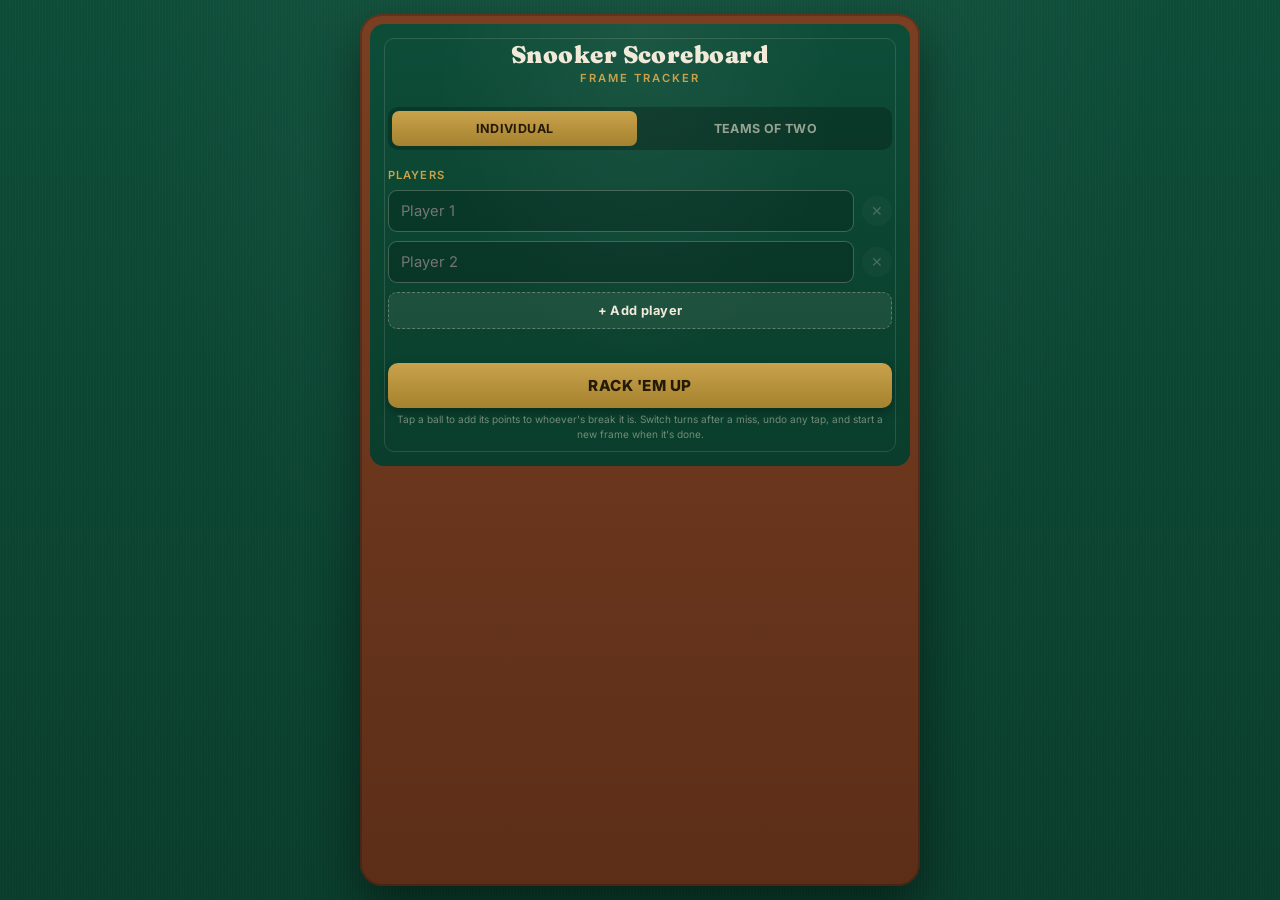
<file: snooker-scoreboard.html>
<!DOCTYPE html>
<html lang="en">
<head>
<meta charset="UTF-8">
<meta name="viewport" content="width=device-width, initial-scale=1.0, maximum-scale=1">
<title>Snooker Scoreboard</title>
<link rel="preconnect" href="https://fonts.googleapis.com">
<link href="https://fonts.googleapis.com/css2?family=Fraunces:opsz,wght@9..144,500;9..144,700;9..144,900&family=Inter:wght@400;500;600;700;800&display=swap" rel="stylesheet">
<style>
  :root{
    --baize-1:#0d4d38;
    --baize-2:#0a3d2c;
    --cushion:#5c2e18;
    --cushion-light:#7a3f22;
    --brass:#c9a24b;
    --ivory:#f1ead9;
    --red:#b1272a;
    --yellow:#e8b923;
    --green-ball:#1f7a3d;
    --brown:#6e4321;
    --blue:#1a5fa8;
    --pink:#e07fa0;
    --black:#161616;
  }
  *{box-sizing:border-box;}
  html,body{margin:0;padding:0;}
  body{
    min-height:100vh;
    background:
      radial-gradient(ellipse at 50% -10%, rgba(255,255,255,0.05), transparent 60%),
      repeating-linear-gradient(90deg, rgba(255,255,255,0.015) 0px, rgba(255,255,255,0.015) 1px, transparent 1px, transparent 3px),
      linear-gradient(180deg, var(--baize-1), var(--baize-2));
    font-family:'Inter',sans-serif;
    color:var(--ivory);
    padding:14px;
    display:flex;
    justify-content:center;
  }
  .table-frame{
    width:100%;
    max-width:560px;
    background:linear-gradient(180deg,var(--cushion-light),var(--cushion));
    border-radius:22px;
    padding:10px;
    box-shadow:0 20px 50px rgba(0,0,0,0.45), inset 0 0 0 2px rgba(0,0,0,0.2);
  }
  .baize{
    background:
      radial-gradient(ellipse at 50% 0%, rgba(255,255,255,0.06), transparent 55%),
      linear-gradient(180deg, var(--baize-1), var(--baize-2));
    border-radius:14px;
    padding:16px 14px 20px;
    position:relative;
    overflow:hidden;
  }
  .baize::before{
    content:"";
    position:absolute;
    top:14px; left:14px; right:14px; bottom:14px;
    border:1.5px solid rgba(241,234,217,0.14);
    border-radius:10px;
    pointer-events:none;
  }
  h1{
    font-family:'Fraunces',serif;
    font-weight:900;
    font-size:1.5rem;
    letter-spacing:0.02em;
    margin:0 0 2px;
    text-align:center;
    color:var(--ivory);
  }
  .subtitle{
    text-align:center;
    font-size:0.7rem;
    letter-spacing:0.18em;
    text-transform:uppercase;
    color:var(--brass);
    margin-bottom:16px;
    font-weight:600;
  }

  /* Setup screen */
  .setup{ padding:6px 4px 4px; }
  .mode-toggle{
    display:flex;
    gap:6px;
    background:rgba(0,0,0,0.25);
    padding:4px;
    border-radius:10px;
    margin-bottom:18px;
  }
  .mode-btn{
    flex:1;
    padding:10px 4px;
    border-radius:7px;
    background:transparent;
    color:rgba(241,234,217,0.6);
    font-weight:700;
    font-size:0.78rem;
    letter-spacing:0.03em;
    text-transform:uppercase;
  }
  .mode-btn.active{
    background:linear-gradient(180deg,var(--brass),#a5822f);
    color:#241a06;
  }
  label{
    display:block;
    font-size:0.7rem;
    text-transform:uppercase;
    letter-spacing:0.1em;
    color:var(--brass);
    margin-bottom:8px;
    font-weight:600;
  }
  input[type=text]{
    width:100%;
    padding:11px 12px;
    border-radius:9px;
    border:1.5px solid rgba(241,234,217,0.25);
    background:rgba(0,0,0,0.2);
    color:var(--ivory);
    font-size:0.92rem;
    font-family:'Inter',sans-serif;
    outline:none;
  }
  input[type=text]:focus{ border-color:var(--brass); }
  .player-row{
    display:flex;
    align-items:center;
    gap:8px;
    margin-bottom:9px;
  }
  .player-row input{ flex:1; }
  .team-row{
    background:rgba(0,0,0,0.16);
    border-radius:10px;
    padding:10px;
    margin-bottom:10px;
    position:relative;
  }
  .team-row .team-name-input{
    margin-bottom:8px;
    font-weight:700;
  }
  .team-row .team-members{ display:flex; gap:8px; }
  .team-row .team-members input{ flex:1; }
  .row-topline{ display:flex; justify-content:space-between; align-items:center; margin-bottom:0; }
  .remove-row-btn{
    width:30px; height:30px; min-width:30px;
    border-radius:50%;
    background:rgba(241,234,217,0.12);
    color:var(--ivory);
    font-size:0.85rem;
    display:flex; align-items:center; justify-content:center;
  }
  .remove-row-btn:disabled{ opacity:0.25; }
  .team-row .remove-row-btn{ position:absolute; top:8px; right:8px; }
  .add-row-btn{
    width:100%;
    padding:10px;
    border-radius:9px;
    background:rgba(241,234,217,0.08);
    border:1.5px dashed rgba(241,234,217,0.3);
    color:var(--ivory);
    font-size:0.8rem;
    font-weight:700;
    letter-spacing:0.03em;
    margin-bottom:18px;
  }
  button{ font-family:'Inter',sans-serif; cursor:pointer; border:none; }
  .primary-btn{
    width:100%;
    padding:13px;
    border-radius:10px;
    background:linear-gradient(180deg,var(--brass),#a5822f);
    color:#241a06;
    font-weight:800;
    font-size:0.95rem;
    letter-spacing:0.03em;
    text-transform:uppercase;
    margin-top:2px;
    box-shadow:0 4px 10px rgba(0,0,0,0.3);
  }
  .primary-btn:active{ transform:translateY(1px); }
  .setup-error{
    color:#f2a8a8;
    font-size:0.72rem;
    text-align:center;
    margin:-10px 0 12px;
    min-height:1em;
  }

  /* Match screen */
  .scorecards-grid{
    display:grid;
    grid-template-columns:repeat(auto-fit, minmax(135px, 1fr));
    gap:8px;
    margin-bottom:14px;
  }
  .card{
    background:rgba(0,0,0,0.22);
    border-radius:12px;
    padding:10px 8px;
    text-align:center;
    border:2px solid transparent;
    position:relative;
    transition:border-color .2s, background .2s, transform .08s;
    cursor:pointer;
    -webkit-tap-highlight-color:transparent;
    user-select:none;
  }
  .card:active{ transform:scale(0.97); }
  .card.active{
    background:rgba(0,0,0,0.32);
  }
  .card .turn-tag{
    position:absolute; top:-9px; left:50%; transform:translateX(-50%);
    color:#1a1a1a;
    font-size:0.55rem;
    font-weight:800;
    letter-spacing:0.06em;
    text-transform:uppercase;
    padding:2px 8px;
    border-radius:20px;
    opacity:0;
    transition:opacity .2s;
    white-space:nowrap;
  }
  .card.active .turn-tag{ opacity:1; }
  .card .name{
    font-family:'Fraunces',serif;
    font-weight:700;
    font-size:0.88rem;
    white-space:nowrap;
    overflow:hidden;
    text-overflow:ellipsis;
    margin-bottom:1px;
  }
  .card .members{
    font-size:0.6rem;
    color:rgba(241,234,217,0.55);
    margin-bottom:2px;
    white-space:nowrap;
    overflow:hidden;
    text-overflow:ellipsis;
  }
  .card .score{
    font-family:'Fraunces',serif;
    font-weight:900;
    font-size:1.9rem;
    line-height:1.1;
    margin:2px 0;
  }
  .card .frames{
    font-size:0.62rem;
    color:var(--brass);
    letter-spacing:0.04em;
    text-transform:uppercase;
    margin-bottom:3px;
  }
  .card .break{
    font-size:0.62rem;
    color:rgba(241,234,217,0.7);
  }
  .card .break b{ color:var(--ivory); }

  .status-strip{
    display:flex;
    justify-content:space-between;
    align-items:center;
    font-size:0.68rem;
    color:rgba(241,234,217,0.65);
    margin-bottom:10px;
    padding:0 2px;
    letter-spacing:0.03em;
  }
  .status-strip .reds b{ color:var(--red); font-family:'Fraunces',serif; font-size:0.95rem; }

  .rack-inner{ display:flex; gap:5px; margin-bottom:22px; }
  .ball-btn{
    flex:1;
    aspect-ratio:1;
    border-radius:50%;
    position:relative;
    color:#fff;
    font-weight:800;
    font-size:0.85rem;
    display:flex;
    align-items:center;
    justify-content:center;
    box-shadow:inset -3px -4px 6px rgba(0,0,0,0.35), inset 2px 3px 4px rgba(255,255,255,0.35), 0 3px 6px rgba(0,0,0,0.4);
    transition:transform .08s;
  }
  .ball-btn:active{ transform:scale(0.9); }
  .ball-btn:disabled{ opacity:0.35; box-shadow:none; }
  .ball-btn.red{ background:radial-gradient(circle at 35% 30%, #e5555a, var(--red)); }
  .ball-btn.yellow{ background:radial-gradient(circle at 35% 30%, #ffe27a, var(--yellow)); color:#3a2c00; }
  .ball-btn.green{ background:radial-gradient(circle at 35% 30%, #4fb56e, var(--green-ball)); }
  .ball-btn.brown{ background:radial-gradient(circle at 35% 30%, #96683d, var(--brown)); }
  .ball-btn.blue{ background:radial-gradient(circle at 35% 30%, #4f8fd6, var(--blue)); }
  .ball-btn.pink{ background:radial-gradient(circle at 35% 30%, #f4aac2, var(--pink)); color:#5a1530; }
  .ball-btn.black{ background:radial-gradient(circle at 35% 30%, #4a4a4a, var(--black)); }

  .controls{
    display:grid;
    grid-template-columns:1fr 1fr;
    gap:8px;
    margin-bottom:8px;
  }
  .ctrl-btn{
    padding:11px 6px;
    border-radius:9px;
    background:rgba(0,0,0,0.25);
    color:var(--ivory);
    font-size:0.75rem;
    font-weight:700;
    letter-spacing:0.03em;
    text-transform:uppercase;
    border:1.5px solid rgba(241,234,217,0.18);
  }
  .ctrl-btn:active{ background:rgba(0,0,0,0.4); }
  .ctrl-btn.wide{ grid-column:1 / -1; }
  .ctrl-btn.danger{ color:#f2a8a8; border-color:rgba(242,168,168,0.3); }
  .ctrl-btn.gold{ color:#1a1406; background:linear-gradient(180deg,var(--brass),#a5822f); border:none; }
  .ctrl-btn.ghost{ background:transparent; color:rgba(241,234,217,0.55); border:1px solid rgba(241,234,217,0.15); }

  .foul-panel{
    background:rgba(0,0,0,0.3);
    border-radius:10px;
    padding:10px;
    margin-bottom:10px;
  }
  .foul-panel .ftitle{
    font-size:0.66rem;
    text-transform:uppercase;
    letter-spacing:0.08em;
    color:var(--brass);
    margin-bottom:8px;
    text-align:center;
    font-weight:700;
  }
  .foul-vals, .foul-recipients{ display:flex; gap:6px; flex-wrap:wrap; }
  .fval-btn{
    flex:1;
    min-width:44px;
    padding:9px 0;
    border-radius:8px;
    background:rgba(241,234,217,0.1);
    color:var(--ivory);
    font-weight:800;
    font-size:0.85rem;
    border:1px solid rgba(241,234,217,0.2);
    animation:foulPulse 1.1s ease-in-out infinite;
  }
  .fval-btn:active{ background:rgba(241,234,217,0.25); }
  .recip-btn{
    flex:1 1 auto;
    padding:9px 10px;
    border-radius:8px;
    background:rgba(241,234,217,0.1);
    color:var(--ivory);
    font-weight:700;
    font-size:0.78rem;
    border:1px solid rgba(241,234,217,0.2);
    animation:foulPulse 1.1s ease-in-out infinite;
  }
  @keyframes foulPulse{
    0%, 100% { box-shadow:0 0 0 0 rgba(201,162,75,0.55); border-color:rgba(201,162,75,0.5); }
    50% { box-shadow:0 0 0 6px rgba(201,162,75,0); border-color:var(--brass); }
  }

  .hint{
    text-align:center;
    font-size:0.63rem;
    color:rgba(241,234,217,0.45);
    margin-top:4px;
    line-height:1.5;
  }
  .history-panel{
    background:rgba(0,0,0,0.22);
    border-radius:10px;
    padding:10px 10px 4px;
    margin-top:12px;
  }
  .history-title{
    font-size:0.66rem;
    text-transform:uppercase;
    letter-spacing:0.1em;
    color:var(--brass);
    font-weight:700;
    margin-bottom:8px;
    display:flex;
    justify-content:space-between;
    align-items:center;
  }
  .history-title .clear-history-btn{
    background:transparent;
    color:rgba(241,234,217,0.45);
    font-size:0.62rem;
    text-transform:none;
    letter-spacing:0;
    font-weight:600;
    text-decoration:underline;
  }
  .history-list{
    max-height:180px;
    overflow-y:auto;
    display:flex;
    flex-direction:column;
    gap:2px;
    padding-bottom:8px;
  }
  .history-item{
    font-size:0.72rem;
    color:rgba(241,234,217,0.85);
    padding:5px 6px;
    border-radius:6px;
    display:flex;
    justify-content:space-between;
    gap:8px;
  }
  .history-item:nth-child(odd){ background:rgba(255,255,255,0.03); }
  .history-item .h-dot{
    display:inline-block;
    width:7px; height:7px;
    border-radius:50%;
    margin-right:6px;
    flex-shrink:0;
  }
  .history-item .h-val{
    color:var(--brass);
    font-weight:700;
    white-space:nowrap;
  }
  .history-empty{
    text-align:center;
    font-size:0.7rem;
    color:rgba(241,234,217,0.4);
    padding:10px 0;
  }
  .winner-banner{
    text-align:center;
    background:linear-gradient(180deg,var(--brass),#a5822f);
    color:#1a1406;
    padding:12px;
    border-radius:10px;
    margin-bottom:12px;
    font-family:'Fraunces',serif;
    font-weight:800;
    font-size:1.0rem;
  }
</style>
</head>
<body>
<div class="table-frame">
  <div class="baize">
    <h1>Snooker Scoreboard</h1>
    <div class="subtitle">frame tracker</div>

    <!-- SETUP SCREEN -->
    <div id="setupScreen" class="setup">
      <div class="mode-toggle">
        <button class="mode-btn active" data-mode="individual">Individual</button>
        <button class="mode-btn" data-mode="team">Teams of two</button>
      </div>

      <div id="individualSetup">
        <label>Players</label>
        <div id="playerRows"></div>
        <button class="add-row-btn" id="addPlayerBtn">+ Add player</button>
      </div>

      <div id="teamSetup" style="display:none;">
        <label>Teams</label>
        <div id="teamRows"></div>
        <button class="add-row-btn" id="addTeamBtn">+ Add team</button>
      </div>

      <div class="setup-error" id="setupError"></div>
      <button class="primary-btn" id="startBtn">Rack 'em up</button>
      <div class="hint">Tap a ball to add its points to whoever's break it is. Switch turns after a miss, undo any tap, and start a new frame when it's done.</div>
    </div>

    <!-- MATCH SCREEN -->
    <div id="matchScreen" style="display:none;">
      <div id="winnerBanner" class="winner-banner" style="display:none;"></div>

      <div class="scorecards-grid" id="scorecardsGrid"></div>

      <div class="status-strip">
        <div>Reds left: <b id="redsLeft" style="color:var(--red); font-family:'Fraunces',serif; font-size:0.95rem;">15</b></div>
        <div id="phaseLabel">Reds &amp; colours</div>
      </div>

      <div class="rack-inner">
        <button class="ball-btn red" data-ball="red">1</button>
        <button class="ball-btn yellow" data-ball="yellow">2</button>
        <button class="ball-btn green" data-ball="green">3</button>
        <button class="ball-btn brown" data-ball="brown">4</button>
        <button class="ball-btn blue" data-ball="blue">5</button>
        <button class="ball-btn pink" data-ball="pink">6</button>
        <button class="ball-btn black" data-ball="black">7</button>
      </div>

      <div id="foulPanel" class="foul-panel" style="display:none;">
        <div class="ftitle">Foul — deduct points from current player</div>
        <div class="foul-vals">
          <button class="fval-btn" data-foul="4">-4</button>
          <button class="fval-btn" data-foul="5">-5</button>
          <button class="fval-btn" data-foul="6">-6</button>
          <button class="fval-btn" data-foul="7">-7</button>
        </div>
      </div>

      <div class="controls">
        <button class="ctrl-btn" id="switchBtn">Switch turn</button>
        <button class="ctrl-btn" id="foulBtn">Foul</button>
        <button class="ctrl-btn" id="undoBtn">Undo</button>
        <button class="ctrl-btn danger" id="resetRedBtn">+1 Red back</button>
        <button class="ctrl-btn gold wide" id="endFrameBtn">End frame</button>
        <button class="ctrl-btn wide" id="newFrameBtn">New frame (keep names)</button>
        <button class="ctrl-btn ghost wide" id="newMatchBtn">New match (change players)</button>
      </div>
      <div class="hint">Colours are unlimited while reds remain. Once all reds are gone, pot colours in order: yellow → green → brown → blue → pink → black. Tap any scorecard to switch the turn straight to that player.</div>

      <div class="history-panel">
        <div class="history-title">
          <span>Match history</span>
          <button class="clear-history-btn" id="clearHistoryBtn">clear</button>
        </div>
        <div class="history-list" id="historyList"></div>
      </div>
    </div>

  </div>
</div>

<script>
(function(){
  const BALL_VALUES = {red:1, yellow:2, green:3, brown:4, blue:5, pink:6, black:7};
  const COLOUR_ORDER = ['yellow','green','brown','blue','pink','black'];
  const ACCENTS = ['#e8b923','#3a8bd6','#c96b8a','#5fb56e','#e0793f','#9b7fe0','#5cc9c9','#d6667a'];

  let state = null;
  let history = [];
  let mode = 'individual';

  const setupScreen = document.getElementById('setupScreen');
  const matchScreen = document.getElementById('matchScreen');
  const playerRows = document.getElementById('playerRows');
  const teamRows = document.getElementById('teamRows');
  const setupError = document.getElementById('setupError');

  // ---------- SETUP: mode toggle ----------
  document.querySelectorAll('.mode-btn').forEach(btn=>{
    btn.addEventListener('click', ()=>{
      mode = btn.dataset.mode;
      document.querySelectorAll('.mode-btn').forEach(b=>b.classList.toggle('active', b===btn));
      document.getElementById('individualSetup').style.display = mode==='individual' ? 'block':'none';
      document.getElementById('teamSetup').style.display = mode==='team' ? 'block':'none';
      setupError.textContent = '';
    });
  });

  // ---------- SETUP: player rows ----------
  function addPlayerRow(prefillName){
    const idx = playerRows.children.length + 1;
    const row = document.createElement('div');
    row.className = 'player-row';
    row.innerHTML = `<input type="text" class="player-name-input" placeholder="Player ${idx}" maxlength="18" value="${prefillName||''}">
      <button class="remove-row-btn" title="Remove">✕</button>`;
    row.querySelector('.remove-row-btn').addEventListener('click', ()=>{
      if(playerRows.children.length <= 2) return;
      row.remove();
      updateRemoveState();
    });
    playerRows.appendChild(row);
    updateRemoveState();
  }
  function updateRemoveState(){
    const rows = playerRows.querySelectorAll('.remove-row-btn');
    rows.forEach(b => b.disabled = playerRows.children.length <= 2);
    const trows = teamRows.querySelectorAll('.remove-row-btn');
    trows.forEach(b => b.disabled = teamRows.children.length <= 2);
  }
  document.getElementById('addPlayerBtn').addEventListener('click', ()=> addPlayerRow());

  // ---------- SETUP: team rows ----------
  function addTeamRow(prefillName, p1, p2){
    const idx = teamRows.children.length + 1;
    const row = document.createElement('div');
    row.className = 'team-row';
    row.innerHTML = `<button class="remove-row-btn" title="Remove">✕</button>
      <input type="text" class="team-name-input" placeholder="Team ${idx} name (optional)" maxlength="20" value="${prefillName||''}">
      <div class="team-members">
        <input type="text" class="team-p1-input" placeholder="Player A" maxlength="16" value="${p1||''}">
        <input type="text" class="team-p2-input" placeholder="Player B" maxlength="16" value="${p2||''}">
      </div>`;
    row.querySelector('.remove-row-btn').addEventListener('click', ()=>{
      if(teamRows.children.length <= 2) return;
      row.remove();
      updateRemoveState();
    });
    teamRows.appendChild(row);
    updateRemoveState();
  }
  document.getElementById('addTeamBtn').addEventListener('click', ()=> addTeamRow());

  // seed defaults
  addPlayerRow(); addPlayerRow();
  addTeamRow(); addTeamRow();

  // ---------- START MATCH ----------
  function freshState(competitorDefs, preserveLog){
    return {
      competitors: competitorDefs.map((c,i)=>({
        id:i, name:c.name, members:c.members||null,
        score:0, frames:0, bestBreak:0, curBreak:0
      })),
      turn:0,
      redsLeft:15,
      colourStage:0,
      log: preserveLog ? preserveLog.slice() : []
    };
  }
  function pushLog(text, val, accent){
    state.log.push({text, val: val || '', accent: accent || null});
    if(state.log.length > 300) state.log.shift();
  }

  document.getElementById('startBtn').addEventListener('click', ()=>{
    setupError.textContent = '';
    let defs = [];
    if(mode === 'individual'){
      const inputs = [...playerRows.querySelectorAll('.player-name-input')];
      defs = inputs.map((inp,i)=>({name: inp.value.trim() || ('Player ' + (i+1))}));
      if(defs.length < 2){ setupError.textContent = 'Add at least 2 players.'; return; }
    } else {
      const rows = [...teamRows.children];
      defs = rows.map((row,i)=>{
        const tn = row.querySelector('.team-name-input').value.trim();
        const p1 = row.querySelector('.team-p1-input').value.trim() || ('Player ' + (i*2+1));
        const p2 = row.querySelector('.team-p2-input').value.trim() || ('Player ' + (i*2+2));
        return { name: tn || (p1 + ' & ' + p2), members:[p1,p2] };
      });
      if(defs.length < 2){ setupError.textContent = 'Add at least 2 teams.'; return; }
    }
    state = freshState(defs);
    history = [];
    setupScreen.style.display = 'none';
    matchScreen.style.display = 'block';
    document.getElementById('winnerBanner').style.display = 'none';
    render();
  });

  // ---------- MATCH LOGIC ----------
  function snapshot(){
    history.push(JSON.parse(JSON.stringify(state)));
    if(history.length > 80) history.shift();
  }
  function undo(){
    if(history.length === 0) return;
    state = JSON.parse(JSON.stringify(history.pop()));
    closeFoulPanel();
    render();
  }
  function nextIndex(i){ return (i + 1) % state.competitors.length; }

  function potBall(ball){
    snapshot();
    const val = BALL_VALUES[ball];
    if(state.redsLeft > 0){
      if(ball === 'red') state.redsLeft -= 1;
    } else {
      const expected = COLOUR_ORDER[state.colourStage];
      if(ball === expected) state.colourStage = Math.min(state.colourStage + 1, COLOUR_ORDER.length - 1);
    }
    const c = state.competitors[state.turn];
    c.score += val;
    c.curBreak += val;
    if(c.curBreak > c.bestBreak) c.bestBreak = c.curBreak;
    const ballLabel = ball.charAt(0).toUpperCase() + ball.slice(1);
    pushLog(c.name + ' pots ' + ballLabel, '+' + val, ACCENTS[state.turn % ACCENTS.length]);
    render();
  }

  function selectTurn(i){
    if(i === state.turn) return;
    snapshot();
    state.competitors[state.turn].curBreak = 0;
    const targetName = state.competitors[i].name;
    state.turn = i;
    pushLog('Turn passed to ' + targetName, '', ACCENTS[i % ACCENTS.length]);
    render();
  }

  function switchTurn(){
    selectTurn(nextIndex(state.turn));
  }

  function awardFoul(val){
    snapshot();
    const offender = state.competitors[state.turn];
    const offenderName = offender.name;
    offender.score -= val;
    offender.curBreak = 0;
    state.turn = nextIndex(state.turn);
    pushLog('Foul by ' + offenderName, '-' + val, '#c0392b');
    closeFoulPanel();
    render();
  }

  function endFrame(){
    snapshot();
    const maxScore = Math.max(...state.competitors.map(c=>c.score));
    const winners = state.competitors.filter(c=>c.score === maxScore);
    winners.forEach(w=> w.frames += 1);
    const banner = document.getElementById('winnerBanner');
    banner.style.display = 'block';
    const bannerText = winners.length > 1
      ? 'Frame tied: ' + winners.map(w=>w.name).join(' & ')
      : winners[0].name + ' wins the frame!';
    banner.textContent = bannerText;
    pushLog(bannerText, '', null);
    render();
  }

  function newFrame(){
    snapshot();
    const defs = state.competitors.map(c=>({name:c.name, members:c.members}));
    const frameCounts = state.competitors.map(c=>c.frames);
    const preservedLog = state.log;
    state = freshState(defs, preservedLog);
    state.competitors.forEach((c,i)=> c.frames = frameCounts[i]);
    pushLog('New frame started', '', null);
    document.getElementById('winnerBanner').style.display = 'none';
    render();
  }

  function newMatch(){
    matchScreen.style.display = 'none';
    setupScreen.style.display = 'block';
    document.getElementById('winnerBanner').style.display = 'none';
    closeFoulPanel();
  }

  function closeFoulPanel(){
    document.getElementById('foulPanel').style.display = 'none';
    setBallsDisabled(false);
  }

  function setBallsDisabled(disabled){
    document.querySelectorAll('.ball-btn').forEach(btn=>{
      if(disabled){
        btn.disabled = true;
      } else {
        // restore normal rule: red is only enabled while reds remain
        btn.disabled = (btn.dataset.ball === 'red' && state.redsLeft <= 0);
      }
    });
  }

  // ---------- RENDER ----------
  function render(){
    const grid = document.getElementById('scorecardsGrid');
    grid.innerHTML = '';
    state.competitors.forEach((c, i)=>{
      const accent = ACCENTS[i % ACCENTS.length];
      const card = document.createElement('div');
      card.className = 'card' + (state.turn === i ? ' active' : '');
      card.style.setProperty('--accent', accent);
      card.style.borderColor = state.turn === i ? accent : 'transparent';
      card.innerHTML = `
        <div class="turn-tag" style="background:${accent}; opacity:${state.turn===i?1:0}">On break</div>
        <div class="name">${escapeHtml(c.name)}</div>
        ${c.members ? `<div class="members">${escapeHtml(c.members.join(' & '))}</div>` : ''}
        <div class="score">${c.score}</div>
        <div class="frames">Frames: ${c.frames}</div>
        <div class="break">Break <b>${c.curBreak}</b> · Best <b>${c.bestBreak}</b></div>
      `;
      card.addEventListener('click', ()=> selectTurn(i));
      grid.appendChild(card);
    });

    document.getElementById('redsLeft').textContent = state.redsLeft;
    document.querySelector('.ball-btn.red').disabled = state.redsLeft <= 0;

    const phaseLabel = document.getElementById('phaseLabel');
    if(state.redsLeft > 0){
      phaseLabel.textContent = 'Reds & colours';
    } else {
      const next = COLOUR_ORDER[state.colourStage];
      phaseLabel.textContent = 'Next colour: ' + next.charAt(0).toUpperCase() + next.slice(1);
    }

    renderHistory();
  }

  function renderHistory(){
    const list = document.getElementById('historyList');
    if(!state.log.length){
      list.innerHTML = '<div class="history-empty">No actions yet — start potting!</div>';
      return;
    }
    list.innerHTML = state.log.slice().reverse().map(item=>{
      const dot = item.accent ? `<span class="h-dot" style="background:${item.accent}"></span>` : '';
      const val = item.val ? `<span class="h-val">${escapeHtml(item.val)}</span>` : '';
      return `<div class="history-item"><span>${dot}${escapeHtml(item.text)}</span>${val}</div>`;
    }).join('');
  }

  function escapeHtml(str){
    const d = document.createElement('div');
    d.textContent = str;
    return d.innerHTML;
  }

  // ---------- EVENTS ----------
  document.querySelectorAll('.ball-btn').forEach(btn=>{
    btn.addEventListener('click', ()=>{
      if(btn.disabled) return;
      potBall(btn.dataset.ball);
    });
  });
  document.getElementById('switchBtn').addEventListener('click', switchTurn);
  document.getElementById('undoBtn').addEventListener('click', undo);
  document.getElementById('endFrameBtn').addEventListener('click', endFrame);
  document.getElementById('newFrameBtn').addEventListener('click', newFrame);
  document.getElementById('newMatchBtn').addEventListener('click', newMatch);
  document.getElementById('resetRedBtn').addEventListener('click', ()=>{
    snapshot();
    state.redsLeft = Math.min(15, state.redsLeft + 1);
    pushLog('Red ball placed back on table', '', null);
    render();
  });
  document.getElementById('clearHistoryBtn').addEventListener('click', ()=>{
    if(!state.log.length) return;
    snapshot();
    state.log = [];
    render();
  });

  const foulPanel = document.getElementById('foulPanel');
  document.getElementById('foulBtn').addEventListener('click', ()=>{
    if(foulPanel.style.display === 'none'){
      foulPanel.style.display = 'block';
      setBallsDisabled(true);
    } else {
      closeFoulPanel();
    }
  });
  document.querySelectorAll('.fval-btn').forEach(btn=>{
    btn.addEventListener('click', ()=>{
      const val = parseInt(btn.dataset.foul, 10);
      awardFoul(val);
    });
  });

})();
</script>
</body>
</html>
</file>
